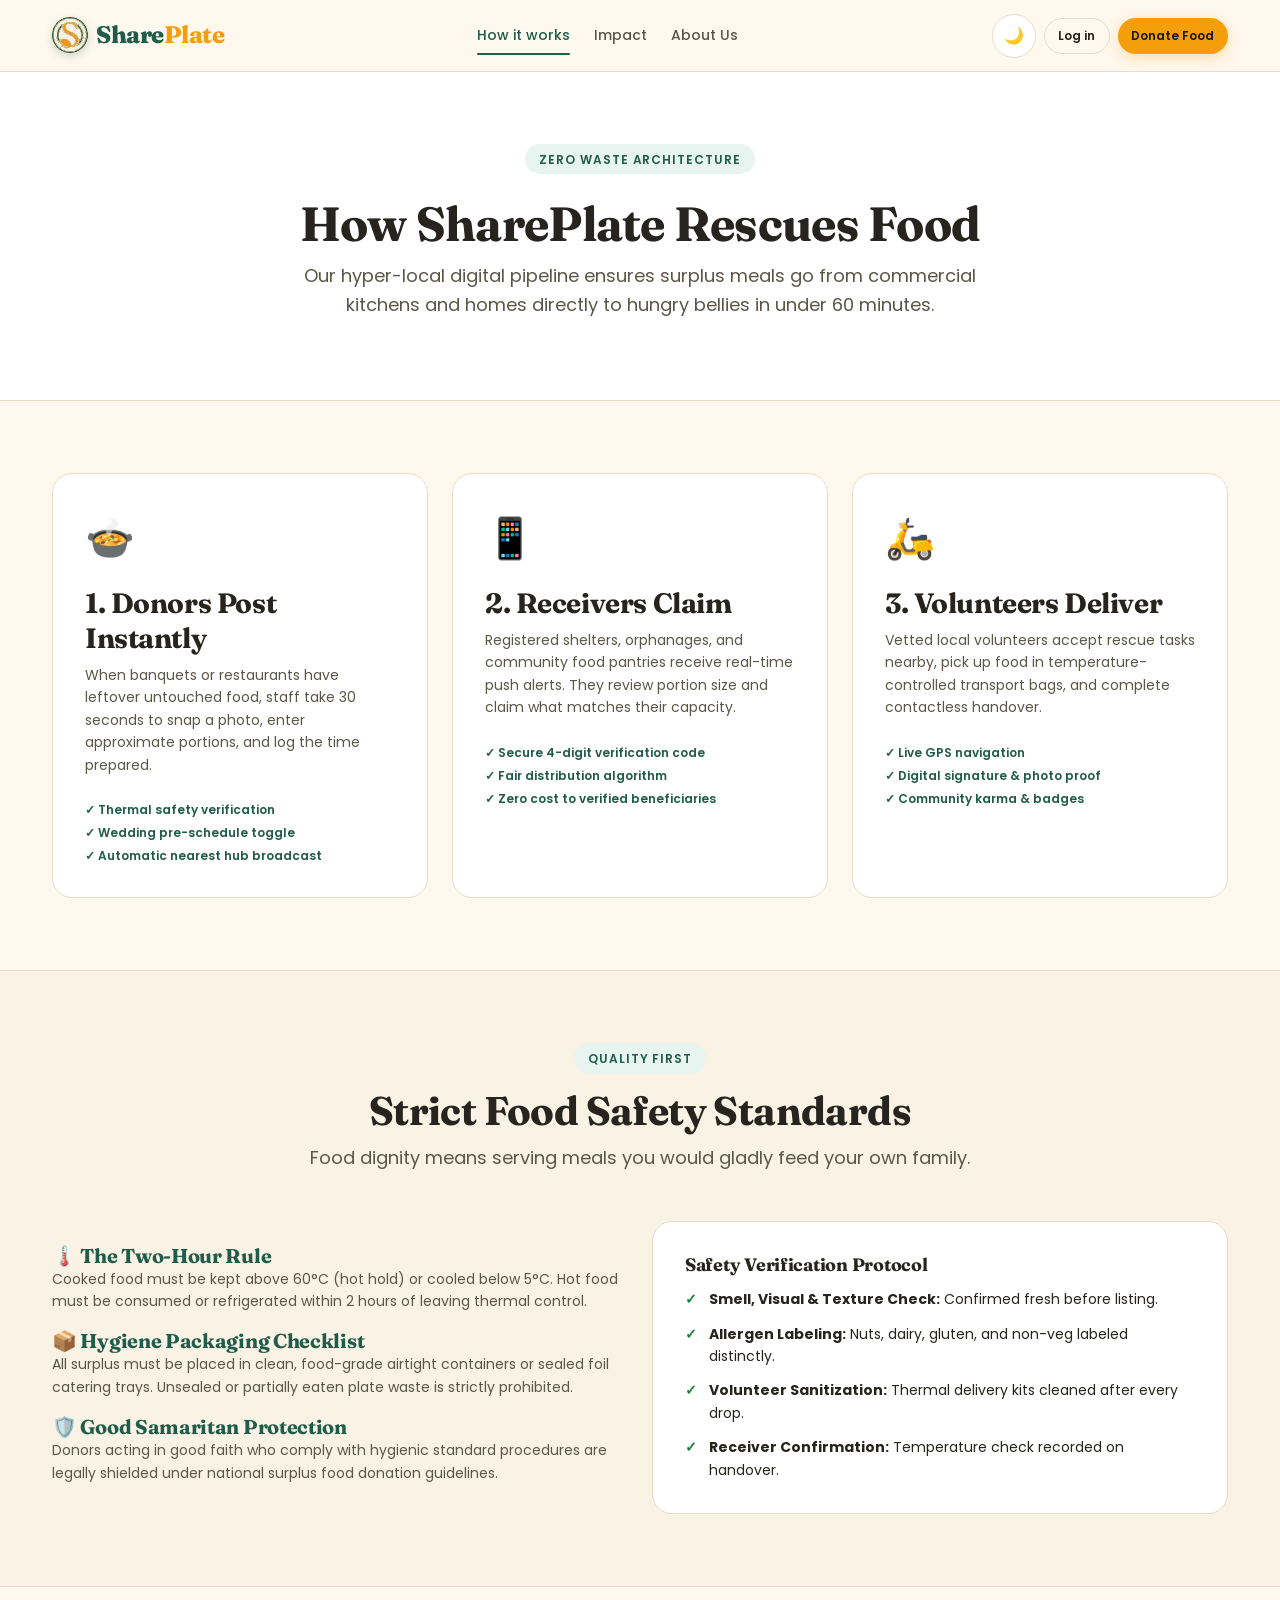
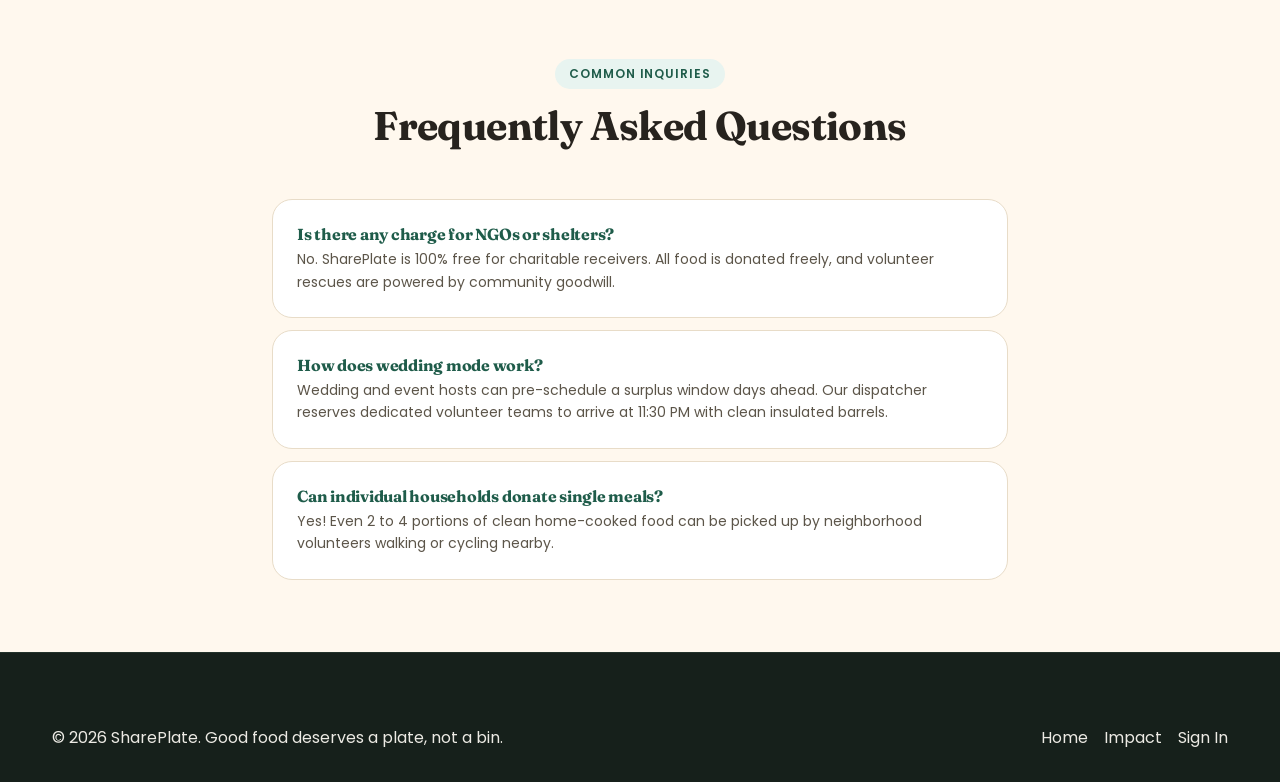
<file: how-it-works.html>
<!DOCTYPE html>
<html lang="en">
<head>
  <meta charset="UTF-8">
  <meta name="viewport" content="width=device-width, initial-scale=1.0">
  <title>How It Works - SharePlate Surplus Food Network</title>
  <meta name="description" content="Discover how SharePlate connects food donors, receiver shelters, and volunteer deliverers with strict food safety standards.">

  <!-- Google Fonts -->
  <link rel="preconnect" href="https://fonts.googleapis.com">
  <link rel="preconnect" href="https://fonts.gstatic.com" crossorigin>
  <link href="https://fonts.googleapis.com/css2?family=Fraunces:opsz,wght@9..144,600;700;800&family=Poppins:wght@400;500;600;700&display=swap" rel="stylesheet">

  <!-- Favicon / Brand Icons -->
  <link rel="icon" type="image/x-icon" href="assests/shareplate_logo.ico">
  <link rel="icon" type="image/svg+xml" href="assests/shareplate_logo.svg">
  <link rel="apple-touch-icon" href="assests/shareplate_logo.png">

  <link rel="stylesheet" href="css/style.css">
</head>
<body>

  <!-- Top Navbar -->
  <header class="navbar" role="banner">
    <div class="container nav-container">
      <a href="index.html" class="brand-logo" aria-label="SharePlate Home">
        <img src="assests/shareplate_logo.svg" alt="SharePlate Logo" class="brand-logo-img" width="36" height="36">
        <span class="logo-text">Share<span>Plate</span></span>
      </a>

      <nav class="nav-menu" aria-label="Main Navigation">
        <a href="how-it-works.html" class="nav-link active">How it works</a>
        <a href="impact.html" class="nav-link">Impact</a>
        <a href="about.html" class="nav-link">About Us</a>
      </nav>

      <div class="nav-actions">
        <button class="btn-icon theme-toggle-btn" aria-label="Toggle Dark Mode">
          <span class="theme-icon-moon">🌙</span>
          <span class="theme-icon-sun" style="display:none;">☀️</span>
        </button>
        <a href="login.html" class="btn btn-outline btn-sm">Log in</a>
        <a href="donor/post-food.html" class="btn btn-primary btn-sm">Donate Food</a>

        <button class="hamburger-btn" aria-label="Toggle navigation menu" aria-expanded="false">
          <span class="hamburger-line"></span>
          <span class="hamburger-line"></span>
          <span class="hamburger-line"></span>
        </button>
      </div>
    </div>

    <!-- Mobile Drawer -->
    <div class="mobile-nav-drawer" role="navigation">
      <a href="how-it-works.html" class="nav-link active">How it works</a>
      <a href="impact.html" class="nav-link">Impact Metrics</a>
      <a href="about.html" class="nav-link">About SharePlate</a>
      <hr style="border:none;border-top:1px solid var(--color-border);margin-block:var(--space-2xs);">
      <a href="login.html" class="btn btn-outline btn-block">Log in / Switch Role</a>
      <a href="donor/post-food.html" class="btn btn-primary btn-block">Donate Food Now</a>
    </div>
  </header>

  <main>
    <!-- Header Hero -->
    <section class="section-wrapper" style="background: var(--color-surface); border-bottom: 1px solid var(--color-border);">
      <div class="container text-center" style="text-align:center; max-width:760px; margin-inline:auto;">
        <span class="section-tag">Zero Waste Architecture</span>
        <h1 style="font-size: clamp(2rem, 4vw, 3rem); margin-block: var(--space-xs);">How SharePlate Rescues Food</h1>
        <p style="font-size: var(--font-size-md); color: var(--color-text-secondary);">
          Our hyper-local digital pipeline ensures surplus meals go from commercial kitchens and homes directly to hungry bellies in under 60 minutes.
        </p>
      </div>
    </section>

    <!-- Visual Journey Breakdown -->
    <section class="section-wrapper">
      <div class="container">
        <div class="grid-cols-3">
          <div class="card" style="padding:var(--space-xl);">
            <div style="font-size:2.5rem; margin-bottom:var(--space-md);">🍲</div>
            <h3 style="margin-bottom:var(--space-xs);">1. Donors Post Instantly</h3>
            <p style="font-size:var(--font-size-sm); color:var(--color-text-secondary); line-height:1.6;">
              When banquets or restaurants have leftover untouched food, staff take 30 seconds to snap a photo, enter approximate portions, and log the time prepared.
            </p>
            <ul style="margin-top:var(--space-md); font-size:var(--font-size-xs); color:var(--color-primary); font-weight:600; display:flex; flex-direction:column; gap:4px;">
              <li>✓ Thermal safety verification</li>
              <li>✓ Wedding pre-schedule toggle</li>
              <li>✓ Automatic nearest hub broadcast</li>
            </ul>
          </div>

          <div class="card" style="padding:var(--space-xl);">
            <div style="font-size:2.5rem; margin-bottom:var(--space-md);">📱</div>
            <h3 style="margin-bottom:var(--space-xs);">2. Receivers Claim</h3>
            <p style="font-size:var(--font-size-sm); color:var(--color-text-secondary); line-height:1.6;">
              Registered shelters, orphanages, and community food pantries receive real-time push alerts. They review portion size and claim what matches their capacity.
            </p>
            <ul style="margin-top:var(--space-md); font-size:var(--font-size-xs); color:var(--color-primary); font-weight:600; display:flex; flex-direction:column; gap:4px;">
              <li>✓ Secure 4-digit verification code</li>
              <li>✓ Fair distribution algorithm</li>
              <li>✓ Zero cost to verified beneficiaries</li>
            </ul>
          </div>

          <div class="card" style="padding:var(--space-xl);">
            <div style="font-size:2.5rem; margin-bottom:var(--space-md);">🛵</div>
            <h3 style="margin-bottom:var(--space-xs);">3. Volunteers Deliver</h3>
            <p style="font-size:var(--font-size-sm); color:var(--color-text-secondary); line-height:1.6;">
              Vetted local volunteers accept rescue tasks nearby, pick up food in temperature-controlled transport bags, and complete contactless handover.
            </p>
            <ul style="margin-top:var(--space-md); font-size:var(--font-size-xs); color:var(--color-primary); font-weight:600; display:flex; flex-direction:column; gap:4px;">
              <li>✓ Live GPS navigation</li>
              <li>✓ Digital signature & photo proof</li>
              <li>✓ Community karma & badges</li>
            </ul>
          </div>
        </div>
      </div>
    </section>

    <!-- Food Safety Standards Band -->
    <section class="section-wrapper" style="background:var(--color-bg-alt); border-block:1px solid var(--color-border);">
      <div class="container">
        <div class="section-header">
          <span class="section-tag">Quality First</span>
          <h2 class="section-title">Strict Food Safety Standards</h2>
          <p class="section-subtitle">Food dignity means serving meals you would gladly feed your own family.</p>
        </div>

        <div class="grid-cols-2" style="align-items:center;">
          <div>
            <div style="margin-bottom:var(--space-md);">
              <h3 style="font-size:var(--font-size-lg); color:var(--color-primary);">🌡️ The Two-Hour Rule</h3>
              <p style="font-size:var(--font-size-sm); color:var(--color-text-secondary);">
                Cooked food must be kept above 60°C (hot hold) or cooled below 5°C. Hot food must be consumed or refrigerated within 2 hours of leaving thermal control.
              </p>
            </div>

            <div style="margin-bottom:var(--space-md);">
              <h3 style="font-size:var(--font-size-lg); color:var(--color-primary);">📦 Hygiene Packaging Checklist</h3>
              <p style="font-size:var(--font-size-sm); color:var(--color-text-secondary);">
                All surplus must be placed in clean, food-grade airtight containers or sealed foil catering trays. Unsealed or partially eaten plate waste is strictly prohibited.
              </p>
            </div>

            <div>
              <h3 style="font-size:var(--font-size-lg); color:var(--color-primary);">🛡️ Good Samaritan Protection</h3>
              <p style="font-size:var(--font-size-sm); color:var(--color-text-secondary);">
                Donors acting in good faith who comply with hygienic standard procedures are legally shielded under national surplus food donation guidelines.
              </p>
            </div>
          </div>

          <div class="card" style="padding:var(--space-xl); background:var(--color-surface);">
            <h3 style="margin-bottom:var(--space-sm); font-size:var(--font-size-md);">Safety Verification Protocol</h3>
            <div style="display:flex; flex-direction:column; gap:var(--space-sm); font-size:var(--font-size-sm);">
              <div style="display:flex; gap:12px; align-items:flex-start;">
                <span style="color:var(--color-success); font-weight:700;">✓</span>
                <div><strong>Smell, Visual & Texture Check:</strong> Confirmed fresh before listing.</div>
              </div>
              <div style="display:flex; gap:12px; align-items:flex-start;">
                <span style="color:var(--color-success); font-weight:700;">✓</span>
                <div><strong>Allergen Labeling:</strong> Nuts, dairy, gluten, and non-veg labeled distinctly.</div>
              </div>
              <div style="display:flex; gap:12px; align-items:flex-start;">
                <span style="color:var(--color-success); font-weight:700;">✓</span>
                <div><strong>Volunteer Sanitization:</strong> Thermal delivery kits cleaned after every drop.</div>
              </div>
              <div style="display:flex; gap:12px; align-items:flex-start;">
                <span style="color:var(--color-success); font-weight:700;">✓</span>
                <div><strong>Receiver Confirmation:</strong> Temperature check recorded on handover.</div>
              </div>
            </div>
          </div>
        </div>
      </div>
    </section>

    <!-- FAQ Section -->
    <section class="section-wrapper">
      <div class="container" style="max-width:800px;">
        <div class="section-header">
          <span class="section-tag">Common Inquiries</span>
          <h2 class="section-title">Frequently Asked Questions</h2>
        </div>

        <div style="display:flex; flex-direction:column; gap:var(--space-sm);">
          <div class="card" style="padding:var(--space-lg);">
            <h3 style="font-size:var(--font-size-base); color:var(--color-primary); margin-bottom:4px;">Is there any charge for NGOs or shelters?</h3>
            <p style="font-size:var(--font-size-sm); color:var(--color-text-secondary); margin:0;">
              No. SharePlate is 100% free for charitable receivers. All food is donated freely, and volunteer rescues are powered by community goodwill.
            </p>
          </div>

          <div class="card" style="padding:var(--space-lg);">
            <h3 style="font-size:var(--font-size-base); color:var(--color-primary); margin-bottom:4px;">How does wedding mode work?</h3>
            <p style="font-size:var(--font-size-sm); color:var(--color-text-secondary); margin:0;">
              Wedding and event hosts can pre-schedule a surplus window days ahead. Our dispatcher reserves dedicated volunteer teams to arrive at 11:30 PM with clean insulated barrels.
            </p>
          </div>

          <div class="card" style="padding:var(--space-lg);">
            <h3 style="font-size:var(--font-size-base); color:var(--color-primary); margin-bottom:4px;">Can individual households donate single meals?</h3>
            <p style="font-size:var(--font-size-sm); color:var(--color-text-secondary); margin:0;">
              Yes! Even 2 to 4 portions of clean home-cooked food can be picked up by neighborhood volunteers walking or cycling nearby.
            </p>
          </div>
        </div>
      </div>
    </section>
  </main>

  <!-- Footer -->
  <footer class="site-footer" role="contentinfo">
    <div class="container flex-between" style="flex-wrap:wrap; gap:var(--space-md);">
      <div>&copy; 2026 SharePlate. Good food deserves a plate, not a bin.</div>
      <div class="flex-center" style="gap:var(--space-md);">
        <a href="index.html">Home</a>
        <a href="impact.html">Impact</a>
        <a href="login.html">Sign In</a>
      </div>
    </div>
  </footer>

  <script src="js/data.js"></script>
  <script src="js/auth.js"></script>
  <script src="js/ui.js"></script>
</body>
</html>
</file>
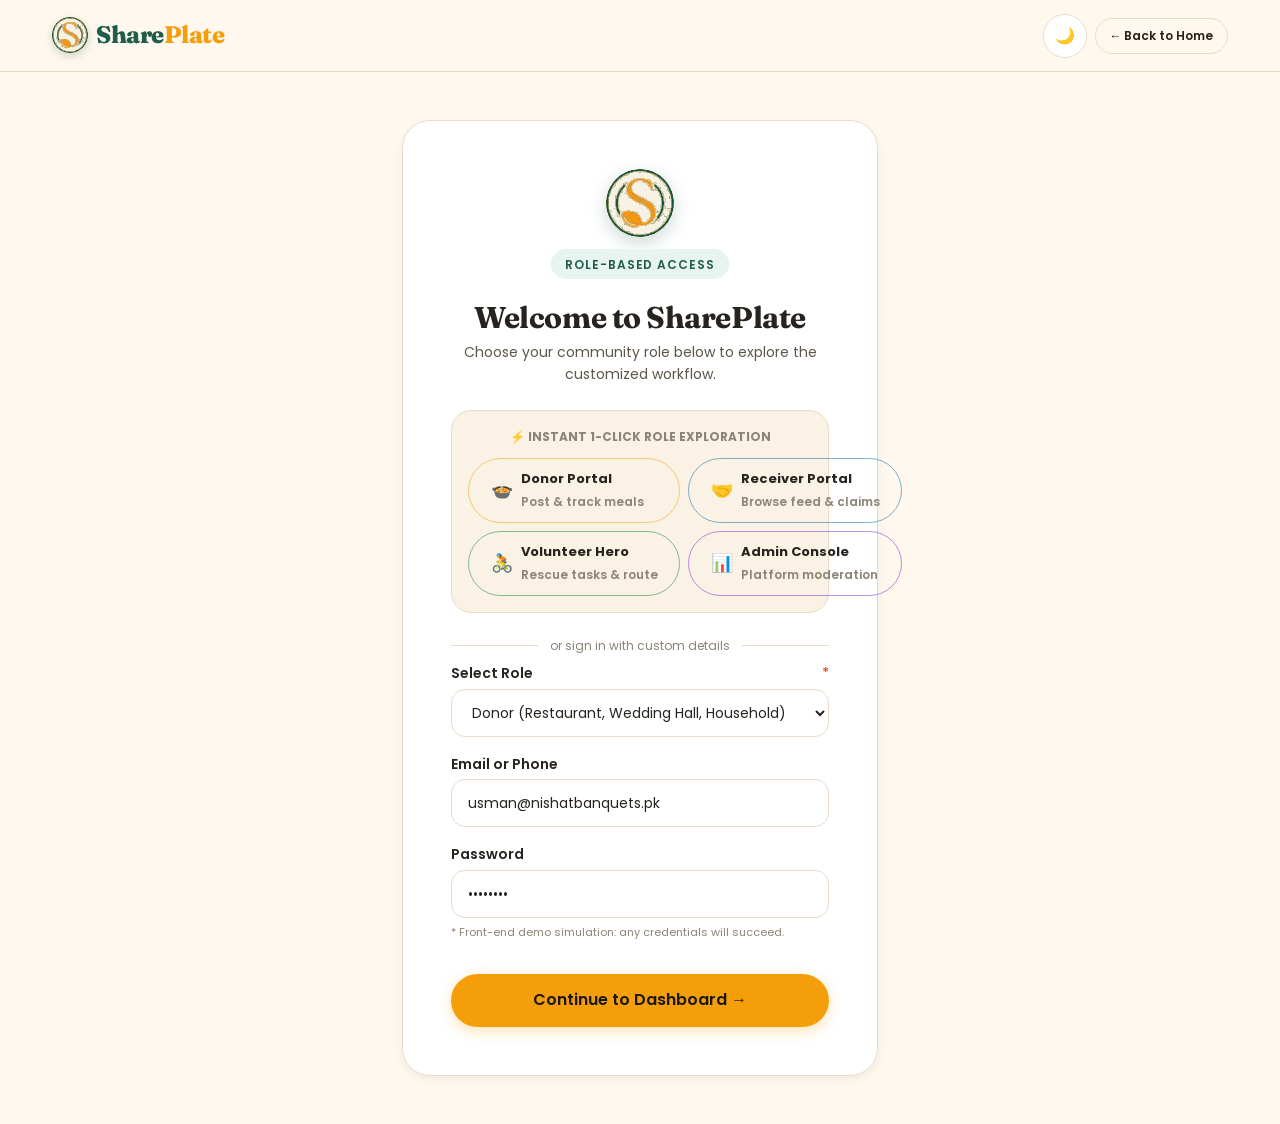
<file: login.html>
<!DOCTYPE html>
<html lang="en">
<head>
  <meta charset="UTF-8">
  <meta name="viewport" content="width=device-width, initial-scale=1.0">
  <title>Login & Role Selection - SharePlate</title>
  <meta name="description" content="Sign in or select a demo role to experience SharePlate as a Donor, Receiver, Volunteer, or Admin.">

  <!-- Google Fonts -->
  <link rel="preconnect" href="https://fonts.googleapis.com">
  <link rel="preconnect" href="https://fonts.gstatic.com" crossorigin>
  <link href="https://fonts.googleapis.com/css2?family=Fraunces:opsz,wght@9..144,600;700;800&family=Poppins:wght@400;500;600;700&display=swap" rel="stylesheet">

  <!-- Favicon / Brand Icons -->
  <link rel="icon" type="image/x-icon" href="assests/shareplate_logo.ico">
  <link rel="icon" type="image/svg+xml" href="assests/shareplate_logo.svg">
  <link rel="apple-touch-icon" href="assests/shareplate_logo.png">

  <link rel="stylesheet" href="css/style.css">
</head>
<body style="min-height:100vh; display:flex; flex-direction:column; background:var(--color-bg);">

  <!-- Minimal Nav -->
  <header class="navbar" role="banner">
    <div class="container nav-container">
      <a href="index.html" class="brand-logo" aria-label="SharePlate Home">
        <img src="assests/shareplate_logo.svg" alt="SharePlate Logo" class="brand-logo-img" width="36" height="36">
        <span class="logo-text">Share<span>Plate</span></span>
      </a>

      <div class="nav-actions">
        <button class="btn-icon theme-toggle-btn" aria-label="Toggle Dark Mode">
          <span class="theme-icon-moon">🌙</span>
          <span class="theme-icon-sun" style="display:none;">☀️</span>
        </button>
        <a href="index.html" class="btn btn-outline btn-sm">&larr; Back to Home</a>
      </div>
    </div>
  </header>

  <main class="flex-center" style="flex:1; padding-block:var(--space-2xl);">
    <div class="container" style="max-width:540px;">
      <div class="form-card fade-in">
        <div style="text-align:center; margin-bottom:var(--space-lg);">
          <img src="assests/shareplate_logo.svg" alt="SharePlate Logo" class="brand-logo-img" style="width:68px; height:68px; margin:0 auto var(--space-sm); box-shadow:0 6px 18px rgba(31,92,74,0.22);">
          <span class="section-tag">Role-Based Access</span>
          <h1 style="font-size:var(--font-size-2xl); margin-top:var(--space-xs); margin-bottom:var(--space-2xs);">Welcome to SharePlate</h1>
          <p style="font-size:var(--font-size-sm); color:var(--color-text-secondary);">
            Choose your community role below to explore the customized workflow.
          </p>
        </div>

        <!-- One-Click Instant Demo Login Strip -->
        <div style="margin-bottom:var(--space-xl); background:var(--color-bg-alt); padding:var(--space-md); border-radius:var(--radius-lg); border:1px solid var(--color-border);">
          <div style="font-size:var(--font-size-xs); font-weight:700; text-transform:uppercase; color:var(--color-text-muted); margin-bottom:var(--space-sm); text-align:center;">
            ⚡ Instant 1-Click Role Exploration
          </div>
          <div class="grid-cols-2" style="gap:var(--space-xs);">
            <button class="btn btn-outline quick-login-btn" data-role="donor" style="border-color:rgba(245,158,11,0.5); justify-content:flex-start; text-align:left;">
              <span style="font-size:18px;">🍲</span>
              <div>
                <strong style="display:block; font-size:13px;">Donor Portal</strong>
                <span style="font-size:12px; color:var(--color-text-muted);">Post & track meals</span>
              </div>
            </button>

            <button class="btn btn-outline quick-login-btn" data-role="receiver" style="border-color:rgba(3,105,161,0.5); justify-content:flex-start; text-align:left;">
              <span style="font-size:18px;">🤝</span>
              <div>
                <strong style="display:block; font-size:13px;">Receiver Portal</strong>
                <span style="font-size:12px; color:var(--color-text-muted);">Browse feed & claims</span>
              </div>
            </button>

            <button class="btn btn-outline quick-login-btn" data-role="volunteer" style="border-color:rgba(21,128,61,0.5); justify-content:flex-start; text-align:left;">
              <span style="font-size:18px;">🚴</span>
              <div>
                <strong style="display:block; font-size:13px;">Volunteer Hero</strong>
                <span style="font-size:12px; color:var(--color-text-muted);">Rescue tasks & route</span>
              </div>
            </button>

            <button class="btn btn-outline quick-login-btn" data-role="admin" style="border-color:rgba(126,34,206,0.5); justify-content:flex-start; text-align:left;">
              <span style="font-size:18px;">📊</span>
              <div>
                <strong style="display:block; font-size:13px;">Admin Console</strong>
                <span style="font-size:12px; color:var(--color-text-muted);">Platform moderation</span>
              </div>
            </button>
          </div>
        </div>

        <div class="flex-center" style="margin-bottom:var(--space-md); position:relative;">
          <hr style="width:100%; border:none; border-top:1px solid var(--color-border);">
          <span style="position:absolute; background:var(--color-surface); padding-inline:var(--space-sm); font-size:var(--font-size-xs); color:var(--color-text-muted);">
            or sign in with custom details
          </span>
        </div>

        <!-- Custom Login Simulation Form -->
        <form id="custom-login-form">
          <div class="form-group">
            <label class="form-label" for="login-role">Select Role <span class="required">*</span></label>
            <select id="login-role" class="form-control" required>
              <option value="donor">Donor (Restaurant, Wedding Hall, Household)</option>
              <option value="receiver">Receiver (NGO, Orphanage, Shelter)</option>
              <option value="volunteer">Volunteer (Food Rescue Transporter)</option>
              <option value="admin">Platform Admin & Safety Moderator</option>
            </select>
          </div>

          <div class="form-group">
            <label class="form-label" for="login-email">Email or Phone</label>
            <input type="text" id="login-email" class="form-control" placeholder="e.g. usman@nishatbanquets.pk" value="usman@nishatbanquets.pk">
          </div>

          <div class="form-group">
            <label class="form-label" for="login-pass">Password</label>
            <input type="password" id="login-pass" class="form-control" placeholder="Enter any mock password" value="••••••••">
            <span style="font-size:11px; color:var(--color-text-muted); margin-top:2px;">
              * Front-end demo simulation: any credentials will succeed.
            </span>
          </div>

          <button type="submit" class="btn btn-primary btn-block btn-lg" style="margin-top:var(--space-md);">
            Continue to Dashboard &rarr;
          </button>
        </form>
      </div>
    </div>
  </main>

  <script src="js/data.js"></script>
  <script src="js/auth.js"></script>
  <script src="js/ui.js"></script>
  <script>
    document.addEventListener('DOMContentLoaded', () => {
      // Check query param for preselected role (e.g., login.html?role=volunteer)
      const params = new URLSearchParams(window.location.search);
      const preRole = params.get('role');
      if (preRole && ['donor', 'receiver', 'volunteer', 'admin'].includes(preRole)) {
        document.getElementById('login-role').value = preRole;
      }

      // Quick 1-click buttons
      document.querySelectorAll('.quick-login-btn').forEach(btn => {
        btn.addEventListener('click', () => {
          const role = btn.dataset.role;
          SharePlateAuth.loginAs(role);
        });
      });

      // Custom form submission
      const form = document.getElementById('custom-login-form');
      if (form) {
        form.addEventListener('submit', (e) => {
          e.preventDefault();
          const role = document.getElementById('login-role').value;
          const email = document.getElementById('login-email').value;
          SharePlateAuth.loginAs(role, { email });
        });
      }
    });
  </script>
</body>
</html>
</file>
<file: css/style.css>
/* ==========================================================================
   SharePlate Master Stylesheet
   Imports modular styles & defines Home & Landing Sections
   ========================================================================== */

@import url('./variables.css');
@import url('./base.css');
@import url('./components.css');
@import url('./navigation.css');
@import url('./dashboard.css');
@import url('./responsive.css');

/* --------------------------------------------------------------------------
   Hero Section
   -------------------------------------------------------------------------- */
.hero-section {
  position: relative;
  min-height: 85vh;
  display: flex;
  align-items: center;
  background: linear-gradient(135deg, rgba(20, 63, 51, 0.94) 0%, rgba(31, 92, 74, 0.85) 60%, rgba(200, 90, 50, 0.5) 100%),
              url('https://images.unsplash.com/photo-1543339308-43e59d6b73a6?auto=format&fit=crop&w=1920&q=80') center/cover no-repeat;
  color: #FFFFFF;
  padding-block: var(--space-3xl);
  overflow: hidden;
}

.hero-content {
  position: relative;
  z-index: 2;
  max-width: 740px;
}

.hero-badge {
  display: inline-flex;
  align-items: center;
  gap: var(--space-xs);
  padding: 0.4rem 1rem;
  background: rgba(255, 255, 255, 0.15);
  backdrop-filter: blur(8px);
  border: 1px solid rgba(255, 255, 255, 0.25);
  border-radius: var(--radius-full);
  font-size: var(--font-size-xs);
  font-weight: 600;
  color: var(--color-saffron-light);
  margin-bottom: var(--space-md);
}

.hero-title {
  color: #FFFFFF;
  font-size: var(--font-size-display);
  font-weight: 800;
  line-height: 1.15;
  margin-bottom: var(--space-md);
  text-shadow: 0 2px 10px rgba(0, 0, 0, 0.25);
}

.hero-subtitle {
  font-size: clamp(1.05rem, 2vw, 1.25rem);
  color: rgba(255, 255, 255, 0.9);
  line-height: 1.6;
  margin-bottom: var(--space-xl);
}

.hero-actions {
  display: flex;
  flex-wrap: wrap;
  align-items: center;
  gap: var(--space-md);
  margin-bottom: var(--space-2xl);
}

.hero-live-counter {
  display: inline-flex;
  align-items: center;
  gap: var(--space-sm);
  background: rgba(18, 24, 21, 0.65);
  backdrop-filter: blur(12px);
  border: 1px solid rgba(255, 255, 255, 0.2);
  border-radius: var(--radius-full);
  padding: 0.5rem 1.25rem;
  font-size: var(--font-size-sm);
  color: #FFFFFF;
}

.pulsing-dot {
  width: 10px;
  height: 10px;
  border-radius: 50%;
  background: var(--color-saffron);
  box-shadow: 0 0 0 rgba(245, 158, 11, 0.7);
  animation: pulseGlow 1.8s infinite;
}

/* --------------------------------------------------------------------------
   Live Availability Strip (Horizontal Scrolling Carousel)
   -------------------------------------------------------------------------- */
.live-strip-section {
  background: var(--color-surface);
  border-bottom: 1px solid var(--color-border);
  padding-block: var(--space-xl);
}

.strip-header {
  display: flex;
  align-items: center;
  justify-content: space-between;
  margin-bottom: var(--space-md);
}

.scroller-track {
  display: flex;
  gap: var(--space-md);
  overflow-x: auto;
  scroll-snap-type: x mandatory;
  padding-bottom: var(--space-sm);
  -webkit-overflow-scrolling: touch;
  scrollbar-width: thin;
  scrollbar-color: var(--color-border) transparent;
}

.scroller-card {
  flex: 0 0 290px;
  scroll-snap-align: start;
}

/* --------------------------------------------------------------------------
   How It Works (Process with dotted connector line)
   -------------------------------------------------------------------------- */
.how-it-works-grid {
  display: grid;
  grid-template-columns: 1fr;
  gap: var(--space-xl);
  position: relative;
  margin-top: var(--space-xl);
}

@media (min-width: 900px) {
  .how-it-works-grid {
    grid-template-columns: repeat(3, 1fr);
  }

  .how-it-works-grid::before {
    content: '';
    position: absolute;
    top: 48px;
    left: 15%;
    right: 15%;
    border-top: 2.5px dashed var(--color-border-focus);
    z-index: 1;
    opacity: 0.5;
  }
}

.step-card {
  position: relative;
  z-index: 2;
  text-align: center;
  background: var(--color-surface);
  border: 1px solid var(--color-border);
  border-radius: var(--radius-xl);
  padding: var(--space-xl);
  box-shadow: var(--shadow-sm);
  display: flex;
  flex-direction: column;
  align-items: center;
}

.step-icon-box {
  width: 76px;
  height: 76px;
  border-radius: var(--radius-full);
  background: var(--color-primary-surface);
  color: var(--color-primary);
  display: flex;
  align-items: center;
  justify-content: center;
  font-size: 2rem;
  margin-bottom: var(--space-md);
  border: 2px solid rgba(31, 92, 74, 0.2);
  transition: transform var(--transition-fast), background var(--transition-fast);
}

.step-card:hover .step-icon-box {
  transform: scale(1.1) rotate(5deg);
  background: var(--color-saffron-surface);
  color: var(--color-saffron-dark);
}

/* --------------------------------------------------------------------------
   Impact Band (Animated count-up counters)
   -------------------------------------------------------------------------- */
.impact-band {
  background: linear-gradient(135deg, var(--color-primary-dark) 0%, var(--color-primary) 100%);
  color: #FFFFFF;
  padding-block: var(--space-3xl);
  position: relative;
}

.impact-grid {
  display: grid;
  grid-template-columns: repeat(2, 1fr);
  gap: var(--space-lg);
  text-align: center;
}

@media (min-width: 900px) {
  .impact-grid {
    grid-template-columns: repeat(4, 1fr);
  }
}

.impact-item {
  display: flex;
  flex-direction: column;
  align-items: center;
}

.impact-number {
  font-family: var(--font-heading);
  font-size: clamp(2.2rem, 4vw, 3.5rem);
  font-weight: 800;
  color: var(--color-saffron);
  line-height: 1;
  margin-bottom: var(--space-xs);
}

.impact-label {
  font-size: var(--font-size-sm);
  color: rgba(255, 255, 255, 0.85);
  font-weight: 500;
}

/* --------------------------------------------------------------------------
   Who Is It For (Role Target Cards)
   -------------------------------------------------------------------------- */
.audience-card {
  background: var(--color-surface);
  border: 1px solid var(--color-border);
  border-radius: var(--radius-xl);
  padding: var(--space-xl);
  display: flex;
  flex-direction: column;
  height: 100%;
  transition: transform var(--transition-fast), box-shadow var(--transition-fast);
}

.audience-card:hover {
  transform: translateY(-4px);
  box-shadow: var(--shadow-md);
}

.audience-icon {
  font-size: 2.2rem;
  margin-bottom: var(--space-md);
}

/* --------------------------------------------------------------------------
   Stories of Hope (Testimonial Carousel)
   -------------------------------------------------------------------------- */
.carousel-container {
  position: relative;
  max-width: 820px;
  margin-inline: auto;
  overflow: hidden;
}

.testimonial-track {
  display: flex;
  transition: transform 0.5s ease-in-out;
}

.testimonial-slide {
  min-width: 100%;
  padding: var(--space-xl);
  background: var(--color-surface);
  border: 1px solid var(--color-border);
  border-radius: var(--radius-xl);
  box-shadow: var(--shadow-sm);
  text-align: center;
}

.testimonial-quote {
  font-family: var(--font-heading);
  font-size: clamp(1.1rem, 2vw, 1.4rem);
  font-style: italic;
  color: var(--color-text-main);
  margin-bottom: var(--space-lg);
  line-height: 1.5;
}

.testimonial-author {
  display: flex;
  align-items: center;
  justify-content: center;
  gap: var(--space-md);
}

.testimonial-avatar {
  width: 54px;
  height: 54px;
  border-radius: var(--radius-full);
  object-fit: cover;
  border: 2px solid var(--color-saffron);
}

.carousel-nav-btn {
  position: absolute;
  top: 50%;
  transform: translateY(-50%);
  z-index: 10;
}

.carousel-prev { left: 4px; }
.carousel-next { right: 4px; }

/* --------------------------------------------------------------------------
   CTA Banner
   -------------------------------------------------------------------------- */
.cta-banner {
  background: linear-gradient(135deg, var(--color-primary-surface) 0%, var(--color-saffron-surface) 100%);
  border: 2px solid var(--color-border);
  border-radius: var(--radius-xl);
  padding: var(--space-2xl) var(--space-xl);
  text-align: center;
  margin-block: var(--space-2xl);
}

.cta-banner h2 {
  font-size: clamp(1.8rem, 3.5vw, 2.5rem);
  margin-bottom: var(--space-md);
}

/* --------------------------------------------------------------------------
   Footer
   -------------------------------------------------------------------------- */
.site-footer {
  background: #16201B;
  color: #ECEAE4;
  padding-block: var(--space-3xl) var(--space-xl);
  margin-top: auto;
  border-top: 1px solid #23322B;
}

.footer-grid {
  display: grid;
  grid-template-columns: 1fr;
  gap: var(--space-2xl);
  margin-bottom: var(--space-2xl);
}

@media (min-width: 640px) {
  .footer-grid {
    grid-template-columns: repeat(2, 1fr);
  }
}

@media (min-width: 1024px) {
  .footer-grid {
    grid-template-columns: 2fr 1fr 1fr 1.5fr;
  }
}

.footer-brand p {
  color: #A3A8A5;
  font-size: var(--font-size-sm);
  margin-top: var(--space-sm);
  max-width: 320px;
}

.footer-col h4 {
  color: #FFFFFF;
  font-size: var(--font-size-sm);
  text-transform: uppercase;
  letter-spacing: 0.08em;
  margin-bottom: var(--space-md);
}

.footer-links {
  display: flex;
  flex-direction: column;
  gap: var(--space-xs);
  font-size: var(--font-size-sm);
}

.footer-links a {
  color: #A3A8A5;
}

.footer-links a:hover {
  color: var(--color-saffron);
}

.footer-bottom {
  border-top: 1px solid #23322B;
  padding-top: var(--space-lg);
  display: flex;
  flex-direction: column;
  gap: var(--space-sm);
  align-items: center;
  justify-content: space-between;
  font-size: var(--font-size-xs);
  color: #7D8480;
}

@media (min-width: 640px) {
  .footer-bottom {
    flex-direction: row;
  }
}
</file>
